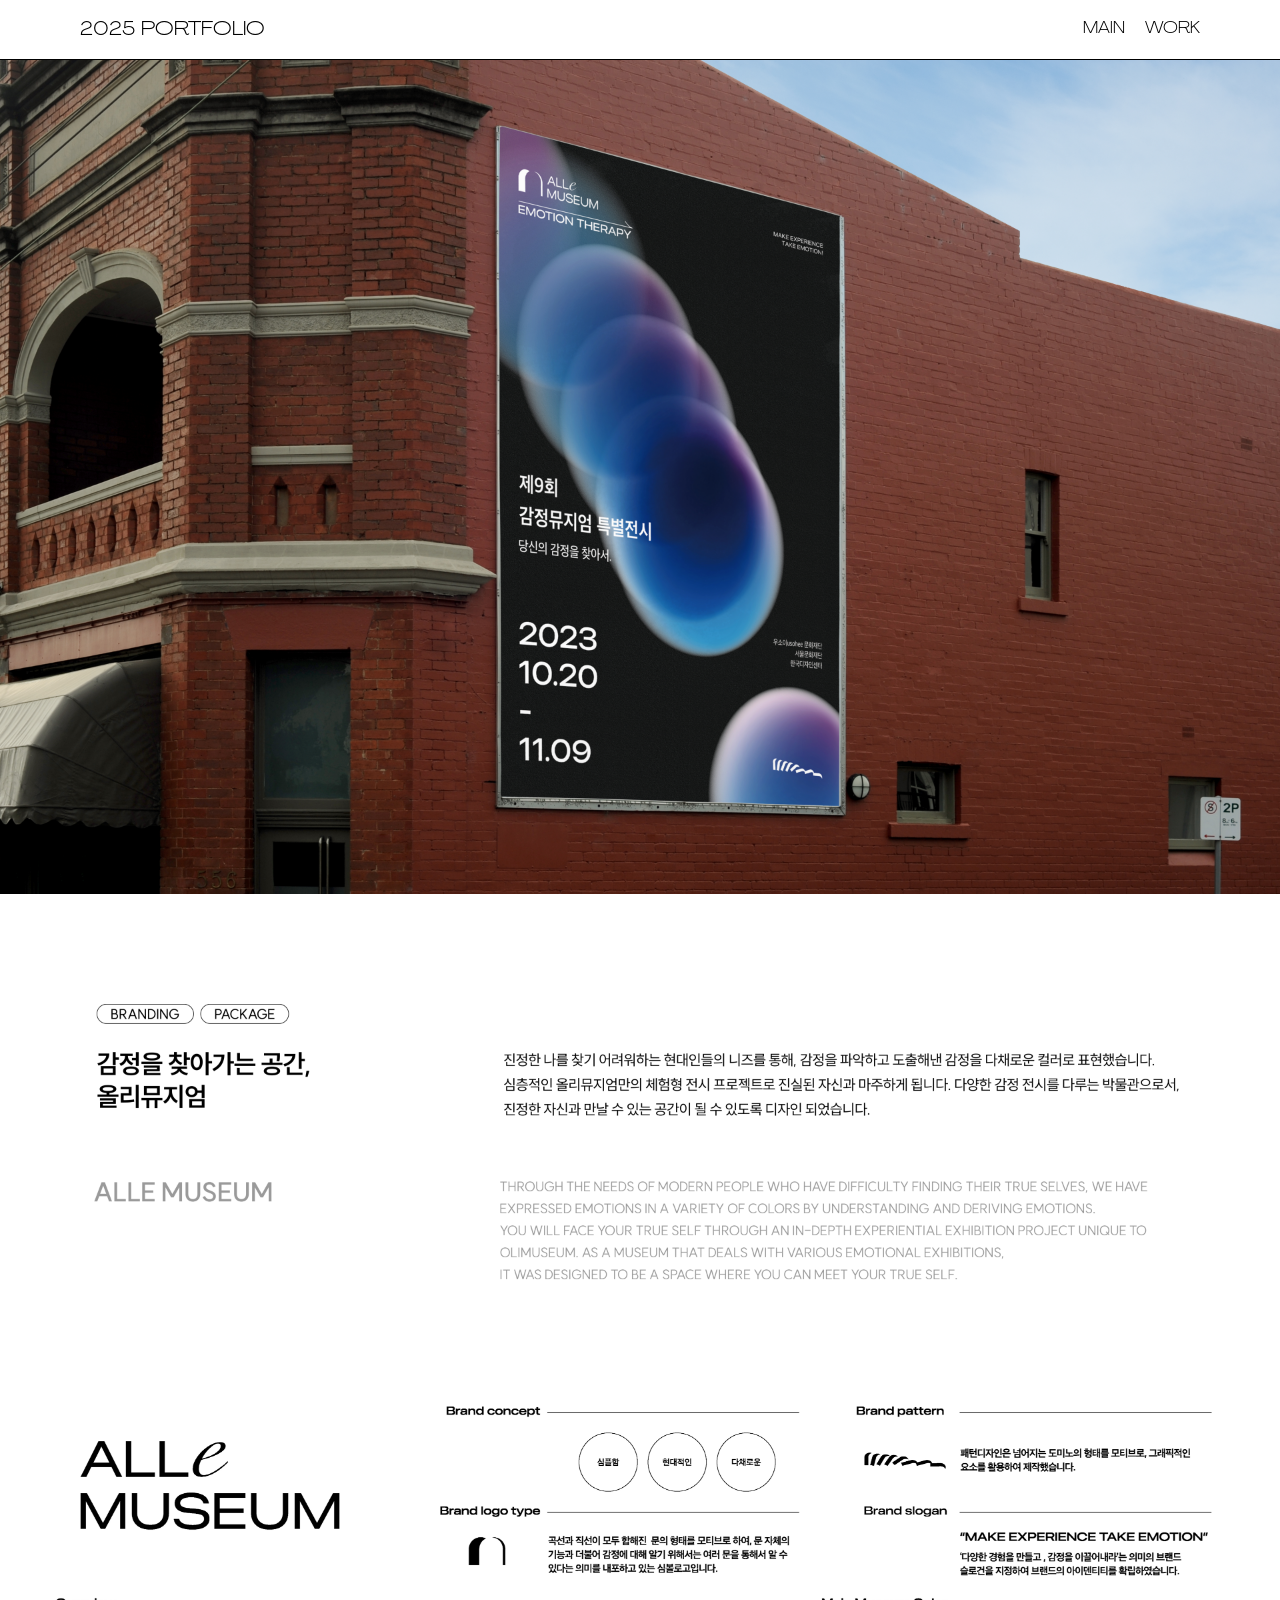
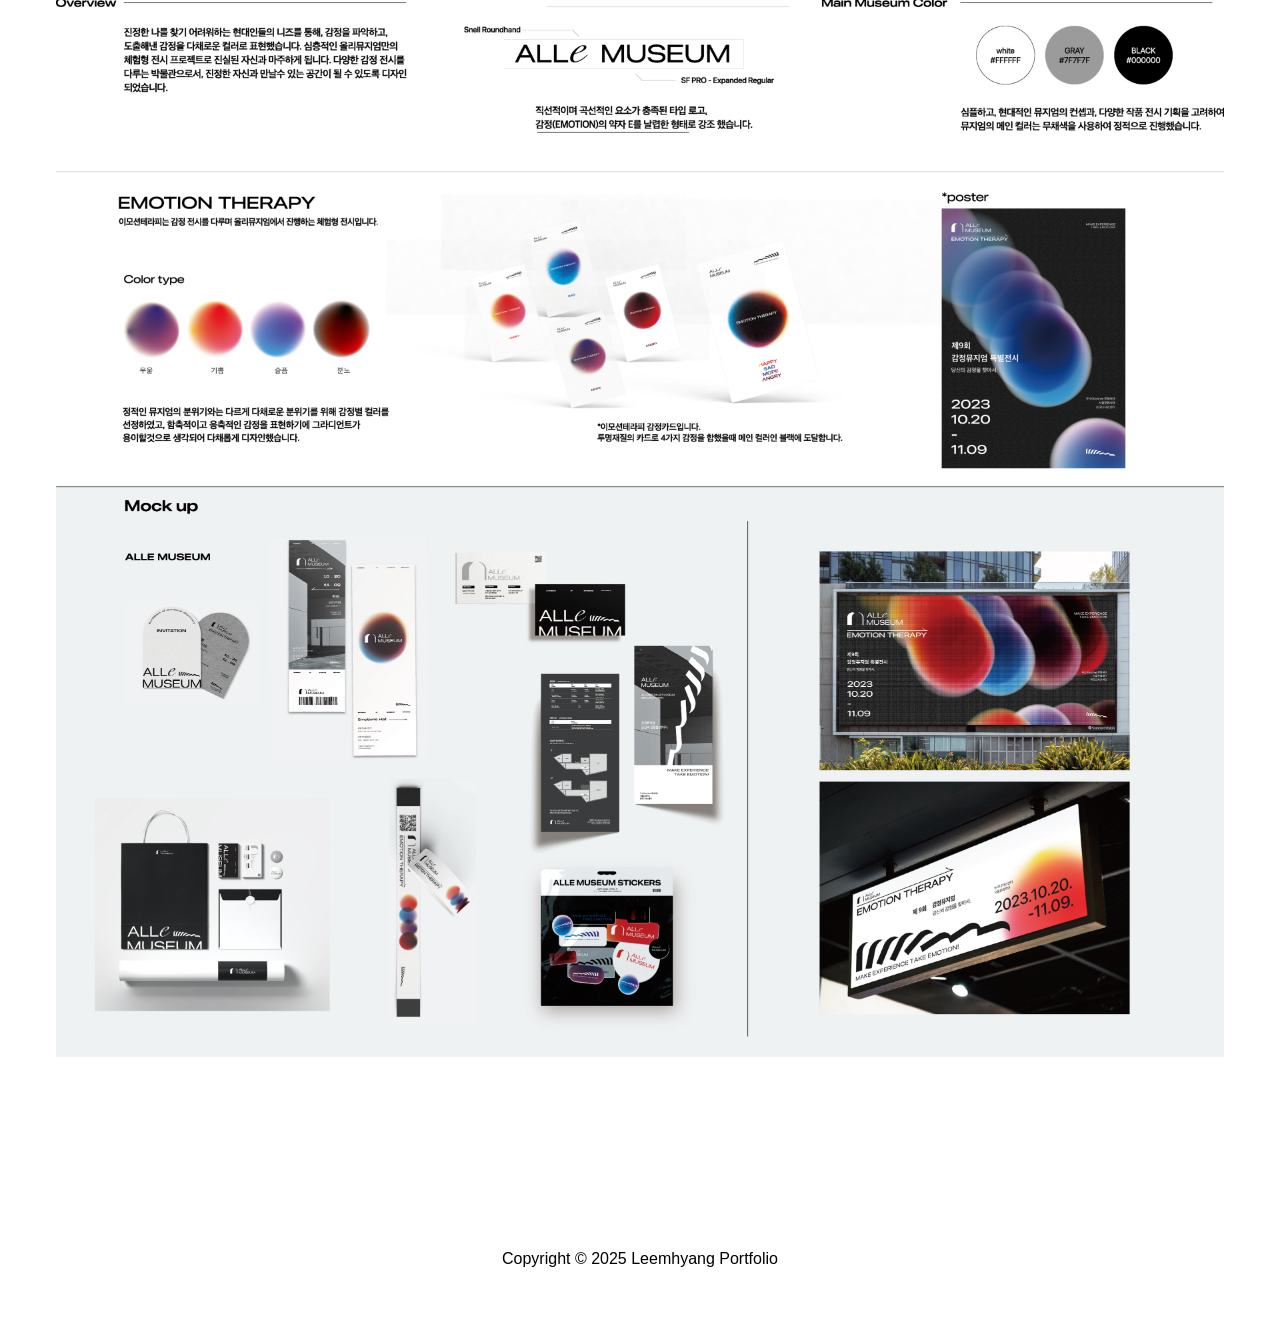
<file: index.html>
<!DOCTYPE html>  <!-- HTML5 문서임을 알려줌 -->
<html>
<head>
    <meta charset="utf-8">  <!-- 한글이 정상적으로 보이도록 설정 -->
    <meta name="viewport" content="width=device-width, initial-scale=1">  <!-- 모바일에서 콘텐츠 크기 최적화 -->
    <link rel="stylesheet" type="text/css" href="style.css">
    <title>2025 LEEMHYANG PORTFOLIO_ALLEMUSEUM</title>
</head>

<body>
    <header>
        <div id="logo"><a href="index_main.html">2025 PORTFOLIO</a></div>

        <div class="navmenu">
            <p><a href="#">MAIN</a></p>
            <p><a href="#">WORK</a></p>
        </div>
    </header>

    <main>
        <div class="pictures">
            <div class="picture-item">
                <img src="image/banner.jpg">
            </div>

            

            <div class="picture-item">
                <img src="image/pro1.jpg">
            </div>

            </div>
        </div>        
    </main>

    <footer>Copyright &copy; 2025 Leemhyang Portfolio</footer>
</body>
</html>
</file>
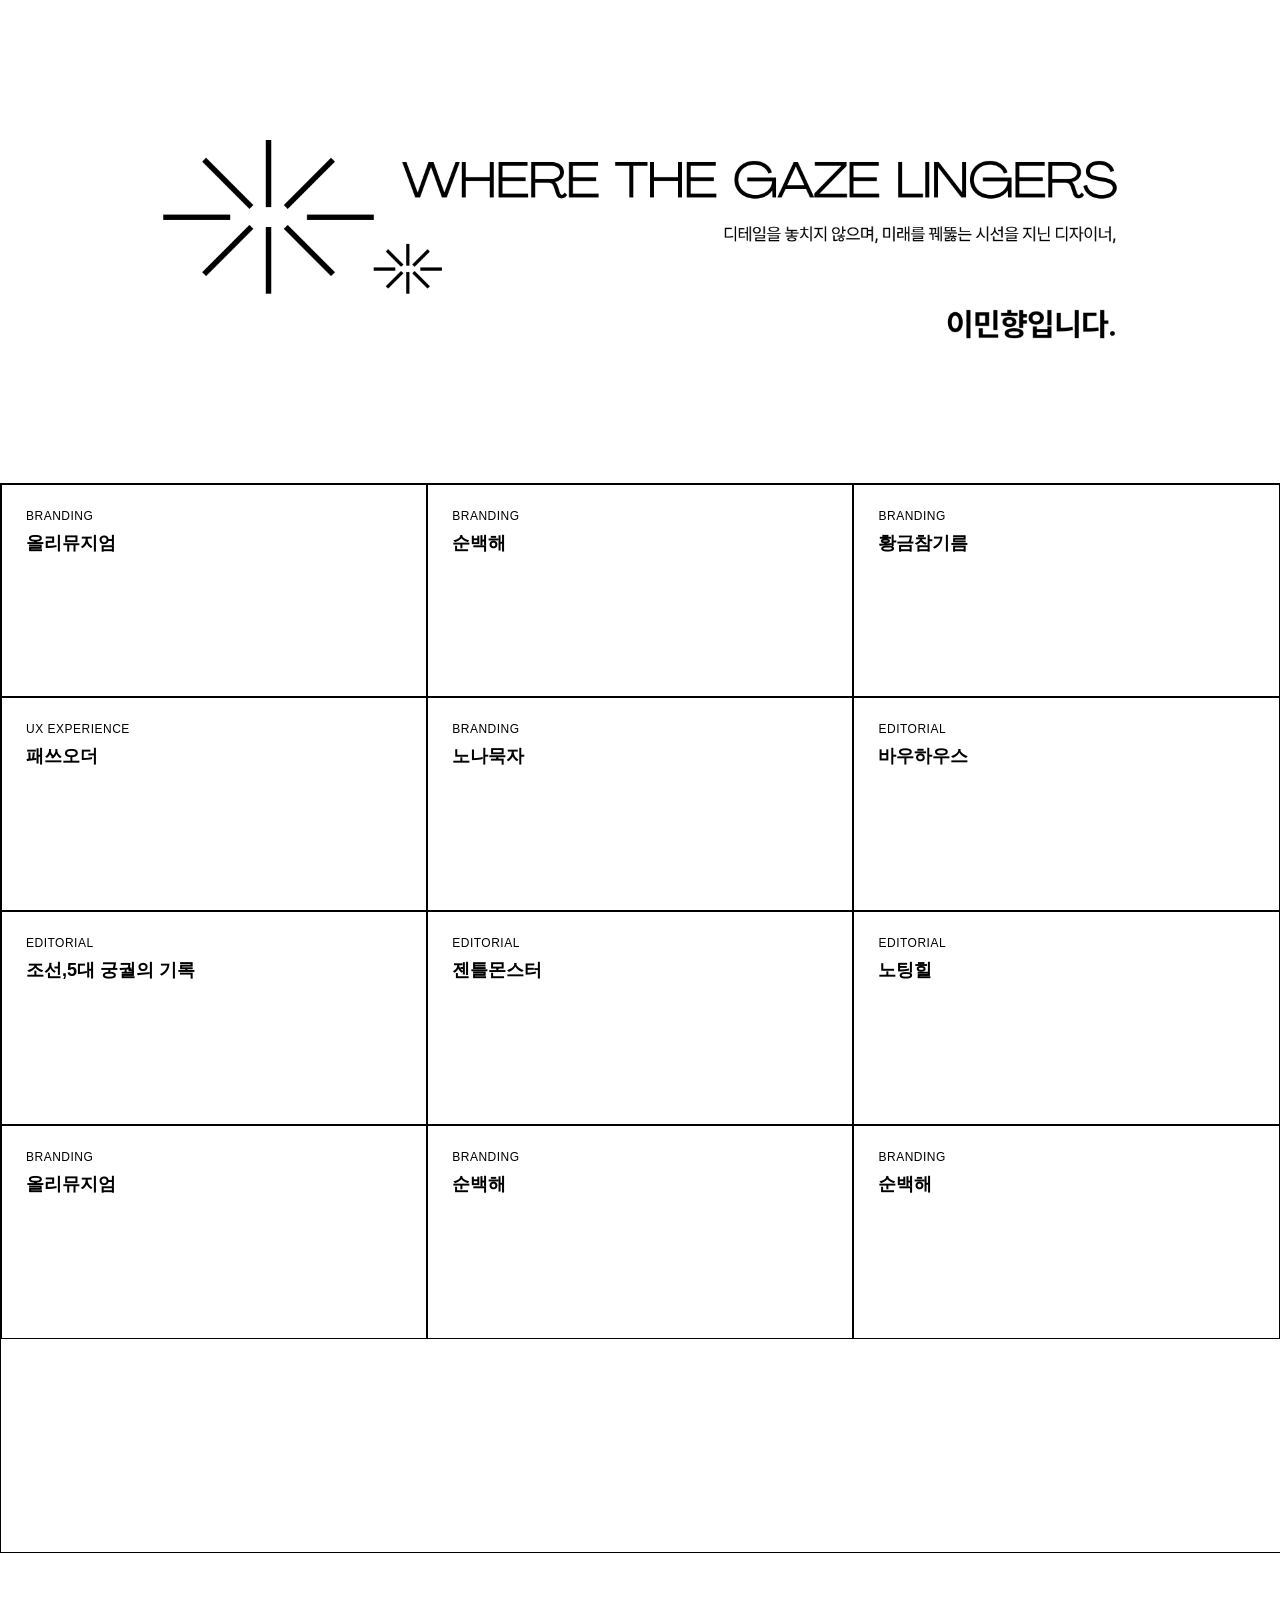
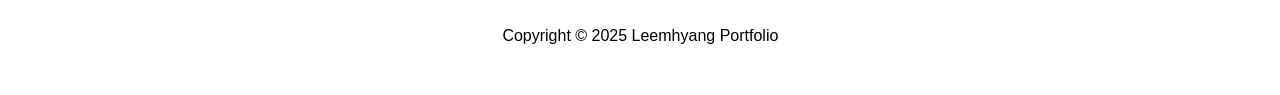
<file: index_main.html>
<!DOCTYPE html>
<html lang="ko">
<head>
  <meta charset="UTF-8">
  <meta name="viewport" content="width=device-width, initial-scale=1.0">
  <title>2025 LEEMHYANG PORTFOLIO</title>
  <link rel="stylesheet" href="main_style.css">
</head>


    <main>
        <div class="pictures">
            <div class="picture-item">
                <img src="image/main.png">
            </div>



<body>
  <div class="container">
    <div class="portfolio-grid">

      <!-- 1행 -->
     <a class="cell" href="index.html">
  <div class="small-text">BRANDING</div>
  <div class="main-title">올리뮤지엄</div>
</a>
      <div class="cell">
  <div class="small-text">BRANDING</div>
  <div class="main-title">순백해</div>
</div>
         <div class="cell">
  <div class="small-text">BRANDING</div>
  <div class="main-title">황금참기름</div>
</div>

      <!-- 2행 -->
      <div class="cell">
  <div class="small-text">UX EXPERIENCE</div>
  <div class="main-title">패쓰오더</div>
</div>
      <div class="cell">
  <div class="small-text">BRANDING</div>
  <div class="main-title">노나묵자</div>
</div>
         <div class="cell">
  <div class="small-text">EDITORIAL</div>
  <div class="main-title">바우하우스</div>
</div>

      <!-- 3행 -->
      <div class="cell">
  <div class="small-text">EDITORIAL</div>
  <div class="main-title">조선,5대 궁궐의 기록</div>
</div>
      <div class="cell">
  <div class="small-text">EDITORIAL</div>
  <div class="main-title">젠틀몬스터</div>
</div>
         <div class="cell">
  <div class="small-text">EDITORIAL</div>
  <div class="main-title">노팅힐</div>
</div>

      <!-- 4행 -->
      <div class="cell">
  <div class="small-text">BRANDING</div>
  <div class="main-title">올리뮤지엄</div>
</div>
      <div class="cell">
  <div class="small-text">BRANDING</div>
  <div class="main-title">순백해</div>
</div>
         <div class="cell">
  <div class="small-text">BRANDING</div>
  <div class="main-title">순백해</div>
</div>
  </div>
</body>
</html>

<br>
<br>
<br>

       <footer>Copyright &copy; 2025 Leemhyang Portfolio</footer>
    </div>
</body>
</html>
</file>
<file: style.css>
/* -----------------------------------------------------------------------
타이포그래피 설정
----------------------------------------------------------------------- */

/* @font-face -> 웹폰트 사용을 위한 지시어(directive) */
/* html 파일과 같은 폴더에 들어있는 폰트 파일을 사용하는 경우 */
@font-face {
    font-family: "main";
    src: url("font/Agrandir-WideLight.otf") format("opentype");
}
/* 웹 상의 폰트 파일을 사용하는 경우 */
@font-face {
    font-family: 'Paperlogy-9Black';
    src: url('https://fastly.jsdelivr.net/gh/projectnoonnu/2408-3@1.0/Paperlogy-9Black.woff2') format('woff2');
}



/* -----------------------------------------------------------------------
초기화 및 기본값 설정
----------------------------------------------------------------------- */

* {
    margin: 0;
    padding: 0;
    box-sizing: border-box; /* 박스 크기(width, height)를 내부 여백, 경계선이 포함되는 크기를 기준으로 설정. 기본값은 content-box */
}
a, a:link, a:hover, a:visited {
    text-decoration: none;
    color: #000;
}
body {
    font-family: "Pretendard", sans-serif;
}



/* -----------------------------------------------------------------------
header 영역 - 로고, 메인메뉴
----------------------------------------------------------------------- */

header {
    position: fixed; /* header 영역 고정 */
    top: 0;
    left: 0;
    display: flex;
    justify-content: space-between;
    align-items: center; /* header 영역의 아이템을 세로 방향으로 가운데 정렬 */
    width: 100%;
    height: 60px;
    padding: 20px 80px;
    background-color:#ffffff;
    z-index: 10000;
border-bottom: solid 1px #000;
font-family: "main";
}

#logo {
    font-family: "main", sans-serif;
    font-size: 20px;
}
#logo a:hover {
    color: rgb(0, 0, 0);
    transition: 0.3s;
}

.navmenu {
    display: flex;
    gap: 20px; /* flex 아이템 사이의 간격 */
}
/* #navmenu 요소에 포함된 a 태그 스타일 설정 */
.navmenu a {
    color: #000;
}
.navmenu a:link {
    text-decoration: none;
}
.navmenu a:hover {
    color: rgb(0, 0, 0);
    font-weight: 700;
}



/* -----------------------------------------------------------------------
본문 영역
----------------------------------------------------------------------- */

main {
    position: relative;
    width: 100%;
    max-width: 1280px; /* 가로폭의 최대값 */
    margin: 0 auto; /* main 영역을 가운데 정렬 */
    padding-top: 60px; /* header의 높이에 따라 조절 */
    margin-bottom: 60px;
}
.title {
    font-size: 24px;
    font-weight: 700;
}
.desc {
    padding-top: 20px;
    font-size: 20px;
    font-weight: 400;
    line-height: 160%;
}
.option {
    padding-top: 8px;
    font-size: 16px;
    font-weight: 400;
    color: #777;
}
.pictures {
    display: flex;
    justify-content: flex-start; /* flex 아이템의 메인축(기본값에서는 가로) 정렬 방식 */
    flex-wrap: wrap; /* 아이템이 개수가 많을 때 줄바꿈이 가능하도록 함. 기본값은 nowrap */
    padding-top: 0px;
}
.picture-item {
    width: 100%;
    padding-right: 0px;
    padding-bottom: 110px;
}
.picture-item > img {
    display: block; /* img가 inline 요소일 때 생기는 틈 제거 */
    width: 100%;
}



/* -----------------------------------------------------------------------
footer 영역 - 저작권 정보
----------------------------------------------------------------------- */

footer {
    padding-bottom: 50px;
    padding-top: 20px;
    text-align: center;
    font-size: 16px;
}
</file>
<file: main_style.css>
/* 전체 배경 및 폰트 설정 */
body {
  margin: 0;
  padding: 0;
  background-color: #ffffff;
  font-family: 'Pretendard', sans-serif;
}

.portfolio-container {
  max-width: 1200px;
  margin: 80px auto;
  padding: 20px;
}

/* 표 전체 그리드 설정 */
.portfolio-grid {
  display: grid;
  grid-template-columns: repeat(3, 33.3vw);
  grid-template-rows: repeat(5, 16.7vw);
  border: 1px solid #000000;
}

/* 헤더 스타일 */
.header {
  background-color: white;
  text-align: center;
  font-weight: bold;
  font-size: 14px;
  padding: 20px 0;
  border: 1px solid #000000;
}
.pictures {
    display: flex;
    justify-content: flex-start; /* flex 아이템의 메인축(기본값에서는 가로) 정렬 방식 */
    flex-wrap: wrap; /* 아이템이 개수가 많을 때 줄바꿈이 가능하도록 함. 기본값은 nowrap */
    padding-top: 0px;
}
.picture-item {
    width: 100%;
    padding-right: 0px;
    padding-bottom: 0px;
}
.picture-item > img {
    display: block; /* img가 inline 요소일 때 생기는 틈 제거 */
    width: 100%;
}

/* 셀 스타일 */


.cell {
  display: block;
  background-color: #fff;
  color: #000;
  text-decoration: none;
  padding: 24px;
  border: 1px solid #000;;
  transition: background-color 0.3s ease, color 0.3s ease;
  text-align: left;
}

.cell:hover {
  background-color: #000;
  color: #fff;
}

.small-text {
  font-size: 12px;
  font-weight: 500;
  margin-bottom: 8px;
  letter-spacing: 0.5px;
}

.main-title {
  font-size: 18px;
  font-weight: bold;
}

/* -----------------------------------------------------------------------
footer 영역 - 저작권 정보
----------------------------------------------------------------------- */

footer {
    padding-bottom: 50px;
    padding-top: 20px;
    text-align: center;
    font-size: 16px;
}
</file>
